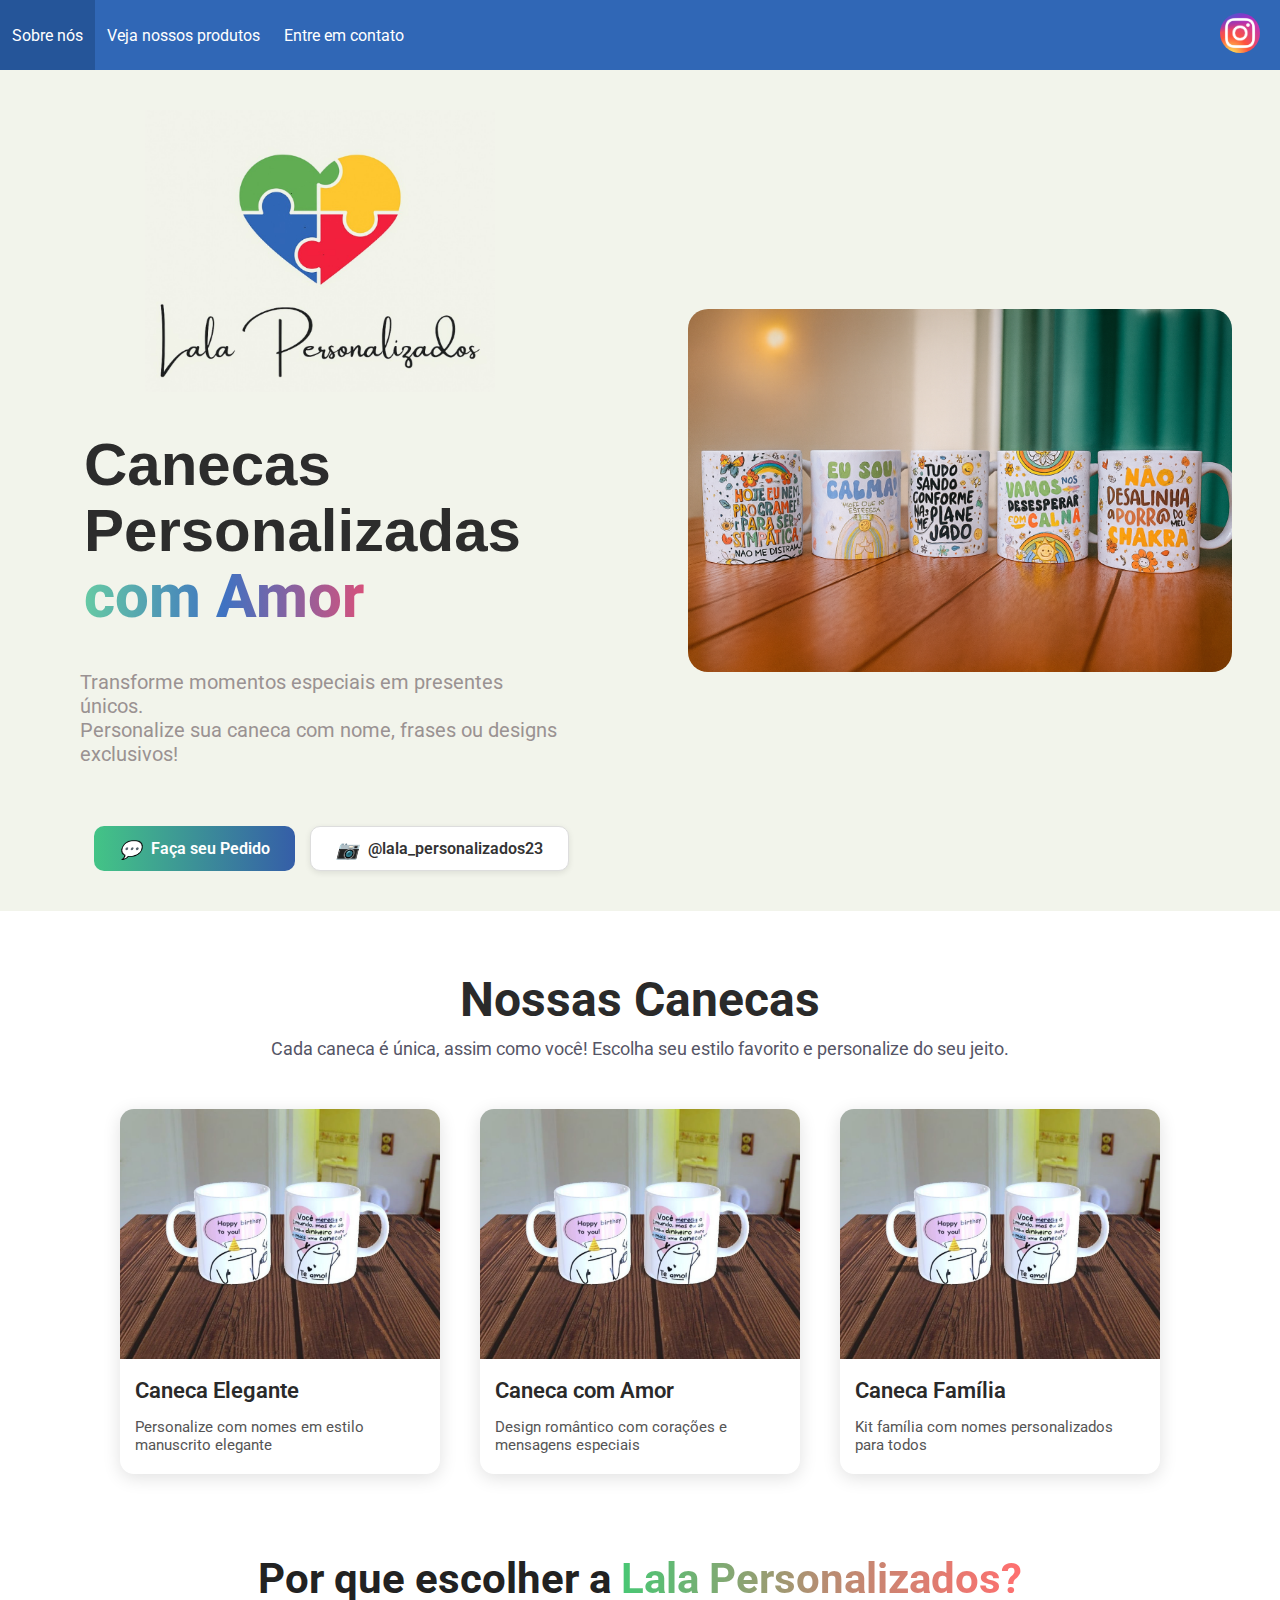
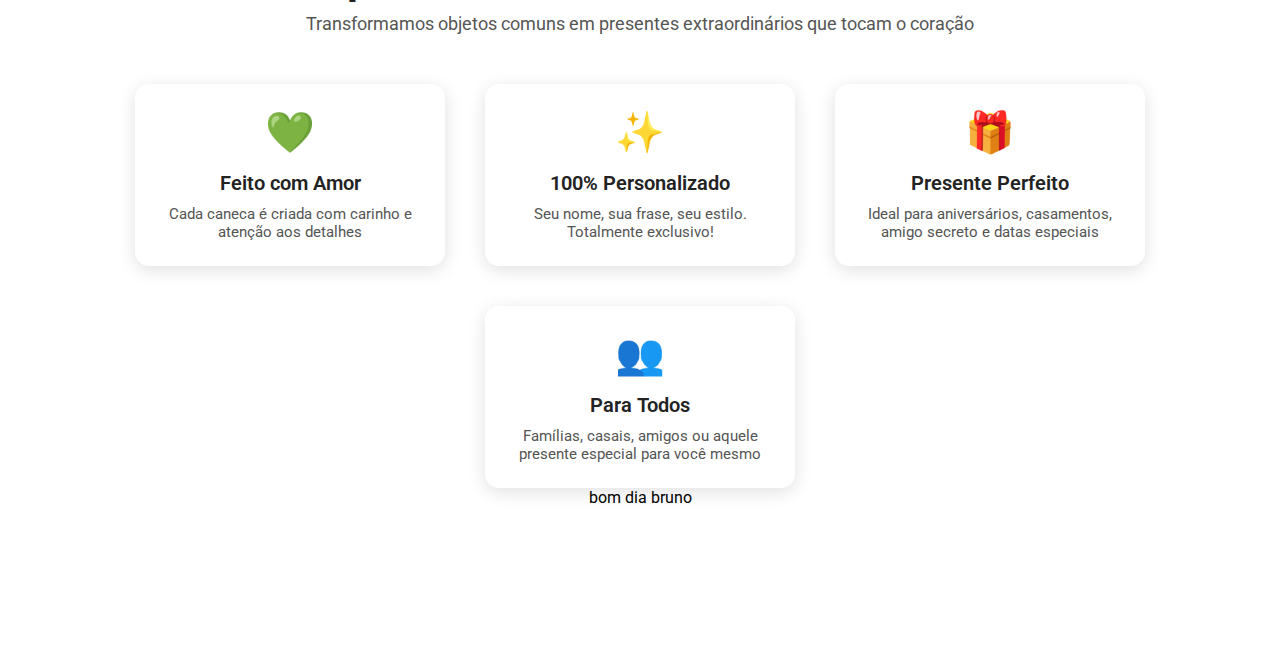
<file: index.html>
<!DOCTYPE html>
<html lang="en">

<head>
    <meta charset="UTF-8">
    <meta name="viewport" content="width=device-width, initial-scale=1.0">
    <link rel="preconnect" href="https://fonts.googleapis.com">
    <link rel="preconnect" href="https://fonts.gstatic.com" crossorigin>
    <link href="https://fonts.googleapis.com/css2?family=Roboto:ital,wght@0,100..900;1,100..900&display=swap"
        rel="stylesheet">
    <link rel="stylesheet" href="./css/global.css">
    <link rel="stylesheet" href="./css/header.css">
    <link rel="stylesheet" href="./css/body.css">
    <link rel="stylesheet" href="./css/nossas-canecas.css">
    <title>Document</title>
</head>

<body>
    <header class="header">
        <div class="left-header">
            <a href="./sobreNos.html">
                <button class="header-buttons">Sobre nós</button>
            </a>
            <a href="./catalogo.html">
                <button class="header-buttons">Veja nossos produtos</button>
            </a>
            <button class="header-buttons">
                Entre em contato
            </button>
        </div>
        <div id="right-header" class="right-header">
        </div>
    </header>

    <div class="home-container">
        <div class="left-home">
            <div class="logoContainer">
                <img src="./assets/lala_logo.jpg" class="logo" alt="Logo da Lala Personalizados">
            </div>

            <h1 class="title-container">
                Canecas
                Personalizadas
                <span class="destaque">com Amor</span>
            </h1>
            <p class="description-container">
                Transforme momentos especiais em presentes únicos. <br> Personalize sua caneca com nome, frases ou
                designs <br>
                exclusivos!
            </p>
            <div class="body-buttons">
                <a href="https://api.whatsapp.com/send/?phone=55047992328125&text&type=phone_number&app_absent=0"
                    class="btn-gradiente" target="_blank">
                    <i class="icon">💬</i>
                    Faça seu Pedido
                </a>

                <a href="https://www.instagram.com/lala_personalizados23/" class="btn-branco" target="_blank">
                    <i class="icon">📷</i>
                    @lala_personalizados23
                </a>
            </div>
        </div>
        <div class="right-home">
            <img src="./assets/imagem_principal_canecas.png" alt="" class="body-image">
        </div>
    </div>
    <div class="nossas-canecas">
        <h1>Nossas Canecas</h1>
        <p class="subtitulo">
            Cada caneca é única, assim como você! Escolha seu estilo favorito e personalize do seu jeito.
        </p>

        <div class="cards-container">
            <div class="card">
                <img src="./assets/exemplo_img_caneca.jpg" alt="">
                <h3>Caneca Elegante</h3>
                <p>Personalize com nomes em estilo manuscrito elegante</p>
            </div>

            <div class="card">
                <img src="./assets/exemplo_img_caneca.jpg" alt="">
                <h3>Caneca com Amor</h3>
                <p>Design romântico com corações e mensagens especiais</p>
            </div>

            <div class="card">
                <img src="./assets/exemplo_img_caneca.jpg" alt="">
                <h3>Caneca Família</h3>
                <p>Kit família com nomes personalizados para todos</p>
            </div>
        </div>
        <!-- SEÇÃO: Por que escolher a Lala Personalizados -->
        <div class="porque-escolher">
            <h1>Por que escolher a <span class="destaque-lala">Lala Personalizados?</span></h1>
            <p class="subtitulo-pq">
                Transformamos objetos comuns em presentes extraordinários que tocam o coração
            </p>

            <div class="pq-cards-container">

                <div class="pq-card">
                    <div class="pq-icon">💚</div>
                    <h3>Feito com Amor</h3>
                    <p>Cada caneca é criada com carinho e atenção aos detalhes</p>
                </div>

                <div class="pq-card">
                    <div class="pq-icon">✨</div>
                    <h3>100% Personalizado</h3>
                    <p>Seu nome, sua frase, seu estilo. Totalmente exclusivo!</p>
                </div>

                <div class="pq-card">
                    <div class="pq-icon">🎁</div>
                    <h3>Presente Perfeito</h3>
                    <p>Ideal para aniversários, casamentos, amigo secreto e datas especiais</p>
                </div>

                <div class="pq-card">
                    <div class="pq-icon">👥</div>
                    <h3>Para Todos</h3>
                    <p>Famílias, casais, amigos ou aquele presente especial para você mesmo</p>
                </div>

            </div>
            bom dia bruno
        </div>

    </div>

</body>

<script src="./js/header.js"></script>

</html>
</file>
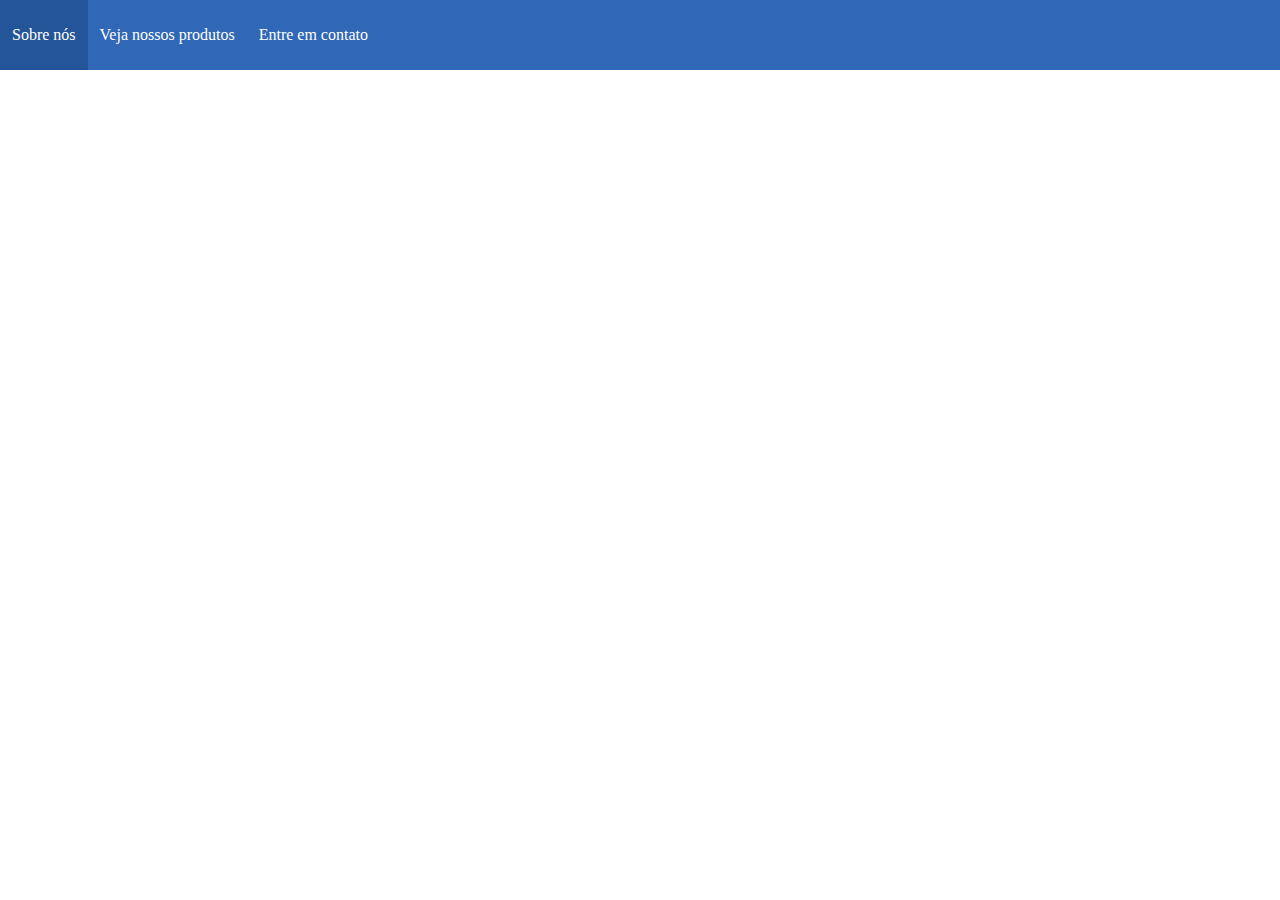
<file: catalogo.html>
<!DOCTYPE html>
<html lang="en">

<head>
    <meta charset="UTF-8">
    <meta name="viewport" content="width=device-width, initial-scale=1.0">
    <title>Document</title>
    <link rel="stylesheet" href="./css/header.css">
    <link rel="stylesheet" href="./css/global.css">
</head>

<body>
    <header class="header">
        <div class="left-header">
            <a href="./sobreNos.html">
                <button class="header-buttons">Sobre nós</button>
            </a>
            <a href="./catalogo.html">
                <button class="header-buttons">Veja nossos produtos</button>
            </a>
            <button class="header-buttons">
                Entre em contato
            </button>
        </div>
        <div id="right-header" class="right-header">
        </div>
    </header>
    <main>
        <div class="catalogoCardContainer">

        </div>
    </main>
</body>

</html>
</file>
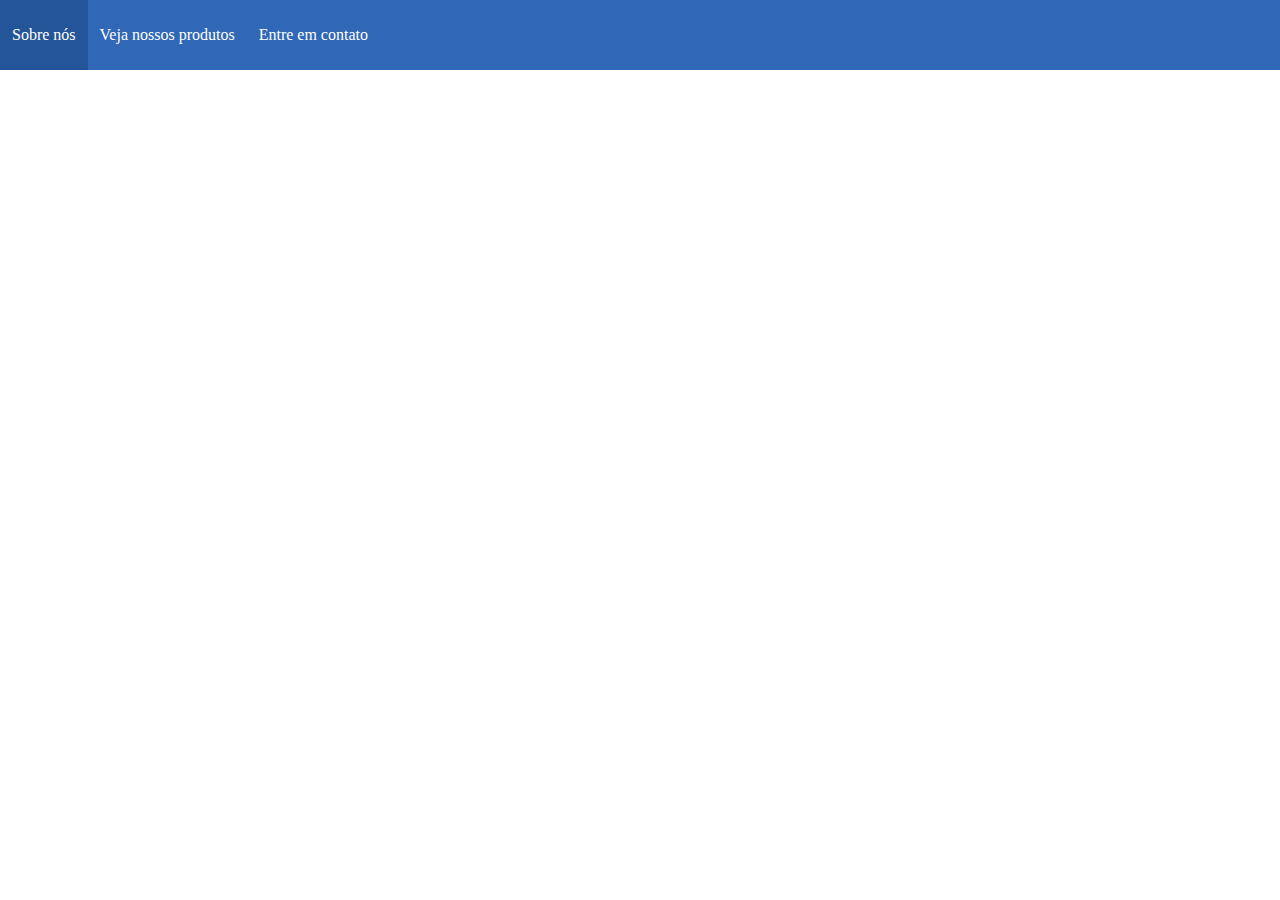
<file: sobreNos.html>
<!DOCTYPE html>
<html lang="en">

<head>
    <meta charset="UTF-8">
    <meta name="viewport" content="width=device-width, initial-scale=1.0">
    <title>Document</title>
    <link rel="stylesheet" href="./css/header.css">
    <link rel="stylesheet" href="./css/global.css">
</head>

<body>
    <header class="header">
        <div class="left-header">
            <button class="header-buttons">Sobre nós</button>
            <a href="./catalogo.html">
                <button class="header-buttons">Veja nossos produtos</button>
            </a>
            <button class="header-buttons">
                Entre em contato
            </button>
        </div>
        <div id="right-header" class="right-header">
        </div>
    </header>
</body>

</html>
</file>
<file: css/global.css>
* {
  margin: 0;
  padding: 0;
  font-family: roboto;
}
</file>
<file: css/header.css>
.header {
  background-color: #3067b6;
  height: 70px;
  display: flex;
  justify-content: space-between;
  align-items: center;
  color: white;
}

.left-header {
  display: flex;
  height: 100%;
}

.header-buttons {
  height: 100%;
  cursor: pointer;
  border: none;
  background-color: transparent;
  color: white;
  font-size: 16px;
  padding: 20px 12px;
  transition: background-color 0.3s ease;
}

.header-buttons:hover {
  background-color: #255599;
}

.social-media {
  height: 40px;
  width: auto;
  border-radius: 50%;
  margin-right: 20px;
}

@media (max-width: 1024px) {
  .header {
    flex-wrap: wrap;
    justify-content: center;
  }
  .left-header {
    width: 100%;
    justify-content: center;
  }
}
</file>
<file: css/body.css>
.home-container {
  display: flex;
  flex-direction: row;
  background-color: #f2f4eb;
}

.left-home {
  width: 50%;
  display: flex;
  justify-content: center;
  flex-direction: column;
  display: flex;
  justify-content: center;
  align-items: center;
}

.right-home {
  width: 50%;
  display: flex;
  justify-content: center;
  align-items: center;
}

.logo {
  width: 350px;
  height: auto;
  display: block;
  margin: 40px 0;
}

.title-container {
  font-family: Arial, Helvetica, sans-serif;
  font-size: 60px;
  font-weight: 800;
  color: #2c2c2c;
  line-height: 1.1;
  padding-left: 40px;
  width: 80%;
}

.destaque {
  background: linear-gradient(90deg, #66caa4, #3f72c2, #d6517c);
  -webkit-background-clip: text;
  -webkit-text-fill-color: transparent;
  background-clip: text;
}

.description-container {
  padding: 40px;
  font-size: 20px;
  color: rgb(154, 146, 146);
  width: 75%;
}

.body-buttons {
  margin-left: 60px;
  display: flex;
  gap: 15px;
  margin-top: 20px;
  font-family: Arial, Helvetica, sans-serif;
  width: 80%;
  margin-bottom: 40px;
}

.btn-gradiente {
  display: flex;
  align-items: center;
  gap: 10px;
  text-decoration: none;
  padding: 12px 25px;
  font-size: 16px;
  font-weight: 600;
  color: white;
  border-radius: 10px;

  background: linear-gradient(90deg, #43c486, #355ea8);
  transition: 0.3s;
}

.btn-gradiente:hover {
  filter: brightness(1.1);
}

.btn-branco {
  display: flex;
  align-items: center;
  gap: 10px;
  text-decoration: none;
  padding: 12px 25px;
  font-size: 16px;
  font-weight: 600;
  color: #333;
  border-radius: 10px;
  background: white;
  border: 1px solid #dddddd;
  box-shadow: 0px 2px 6px rgba(0, 0, 0, 0.09);
  transition: 0.3s;
}

.btn-branco:hover {
  background: #f5f5f5;
}

.icon {
  font-size: 18px;
  margin-bottom: -2px;
}

.body-image {
  max-width: 85%;
  max-height: 85%;
  border-radius: 20px;
}

@media (max-width: 1024px) {
  .home-container {
    flex-direction: column;
  }

  .left-home,
  .right-home {
    width: 100%;
    text-align: center;
  }

  .left-home {
    display: flex;
    flex-direction: column;
  }
  .logo {
    width: 250px;
    margin: 30px auto;
  }

  .title-container {
    font-size: 42px;
    padding-left: 15px;
    padding-right: 15px;
  }

  .description-container {
    font-size: 18px;
    padding: 20px;
  }

  .body-buttons {
    flex-direction: column;
    align-items: center;
    margin-left: 0;
    order: 1;
  }

  .right-home {
    order: 0;
    padding: 20px 0 40px 0;
  }
}
</file>
<file: css/nossas-canecas.css>
.nossas-canecas {
  text-align: center;
  padding: 60px 20px;
}

.nossas-canecas h1 {
  font-size: 48px;
  font-weight: 700;
  color: #2a2a2a;
  margin-bottom: 10px;
}

.nossas-canecas .subtitulo {
  font-size: 18px;
  color: #556;
  margin-bottom: 50px;
}

.cards-container {
  display: flex;
  gap: 40px;
  justify-content: center;
  flex-wrap: wrap;
}

.card {
  background: #fff;
  width: 320px;
  border-radius: 14px;
  overflow: hidden;
  box-shadow: 0px 4px 18px rgba(0, 0, 0, 0.12);
  transition: 0.3s ease;
}

.card img {
  width: 100%;
  height: 250px;
  object-fit: cover;
}

.card h3 {
  font-size: 22px;
  margin: 15px;
  font-weight: 600;
  color: #2a2a2a;
  text-align: left;
}

.card p {
  font-size: 15px;
  color: #555;
  margin: 0 15px 20px 15px;
  text-align: left;
}

.card:hover {
  transform: translateY(-5px);
  box-shadow: 0px 6px 22px rgba(0, 0, 0, 0.5);
}
/* SEÇÃO: Por que escolher a Lala Personalizados */
.porque-escolher {
  text-align: center;
  padding: 80px 20px;
}

.porque-escolher h1 {
  font-size: 42px;
  font-weight: 700;
  color: #222;
}

.porque-escolher .destaque-lala {
  background: linear-gradient(90deg, #48c774, #b68d72, #ff6f6f);
  -webkit-background-clip: text;
  -webkit-text-fill-color: transparent;
}

.subtitulo-pq {
  font-size: 18px;
  color: #555;
  margin-top: 10px;
  margin-bottom: 50px;
}

.pq-cards-container {
  display: flex;
  justify-content: center;
  flex-wrap: wrap;
  gap: 40px;
}

.pq-card {
  width: 260px;
  padding: 25px;
  background: #fff;
  border-radius: 14px;
  box-shadow: 0px 4px 18px rgba(0, 0, 0, 0.12);
  transition: 0.3s ease;
}

.pq-icon {
  font-size: 40px;
  margin-bottom: 15px;
}

.pq-card h3 {
  font-size: 20px;
  margin-bottom: 10px;
  font-weight: 600;
  color: #222;
}

.pq-card p {
  font-size: 15px;
  color: #555;
}

.pq-card:hover {
  transform: translateY(-8px);
  box-shadow: 0px 6px 22px rgba(0, 0, 0, 0.5);
}
</file>
